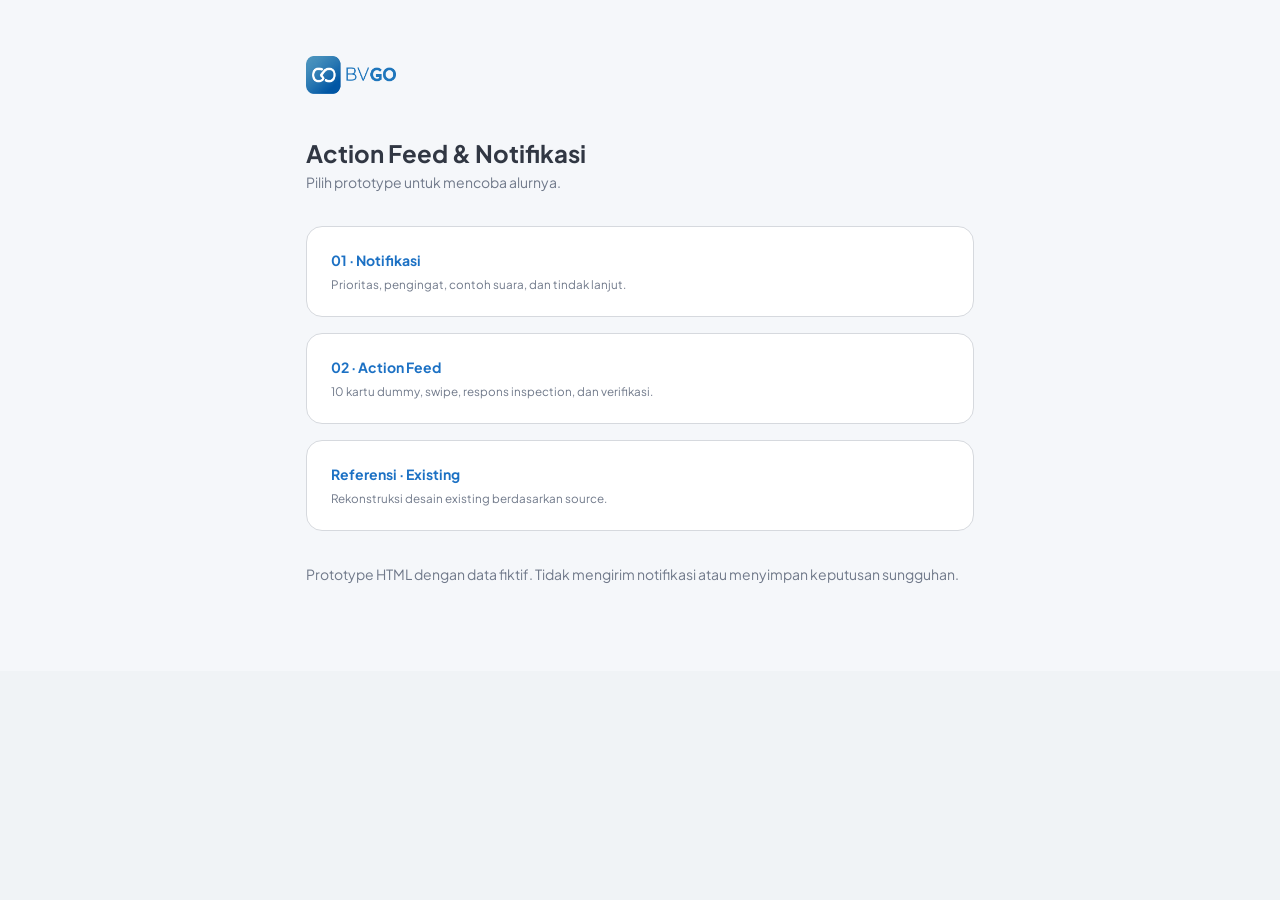
<file: index.html>
<!doctype html><html lang="id"><head><meta charset="utf-8"><meta name="viewport" content="width=device-width,initial-scale=1"><title>BVGO · Prototype</title><link rel="stylesheet" href="styles.css"><style>body{padding:48px 24px;background:#f5f7fa}main{max-width:700px;margin:auto}img{width:90px}h1{margin-top:40px}section{display:grid;gap:16px;margin:32px 0}section a{display:block;padding:24px;background:white;border:1px solid #d6d9de;border-radius:16px;color:#1c71c4;text-decoration:none}small{display:block;color:#70798a;margin-top:8px}p{color:#70798a;line-height:1.7}</style></head><body><main><img src="bvgo.png" alt="BVGO"><h1>Action Feed & Notifikasi</h1><p>Pilih prototype untuk mencoba alurnya.</p><section><a href="notifications.html"><strong>01 · Notifikasi</strong><small>Prioritas, pengingat, contoh suara, dan tindak lanjut.</small></a><a href="action-feed.html"><strong>02 · Action Feed</strong><small>10 kartu dummy, swipe, respons inspection, dan verifikasi.</small></a><a href="existing.html"><strong>Referensi · Existing</strong><small>Rekonstruksi desain existing berdasarkan source.</small></a></section><p>Prototype HTML dengan data fiktif. Tidak mengirim notifikasi atau menyimpan keputusan sungguhan.</p></main></body></html>
</file>
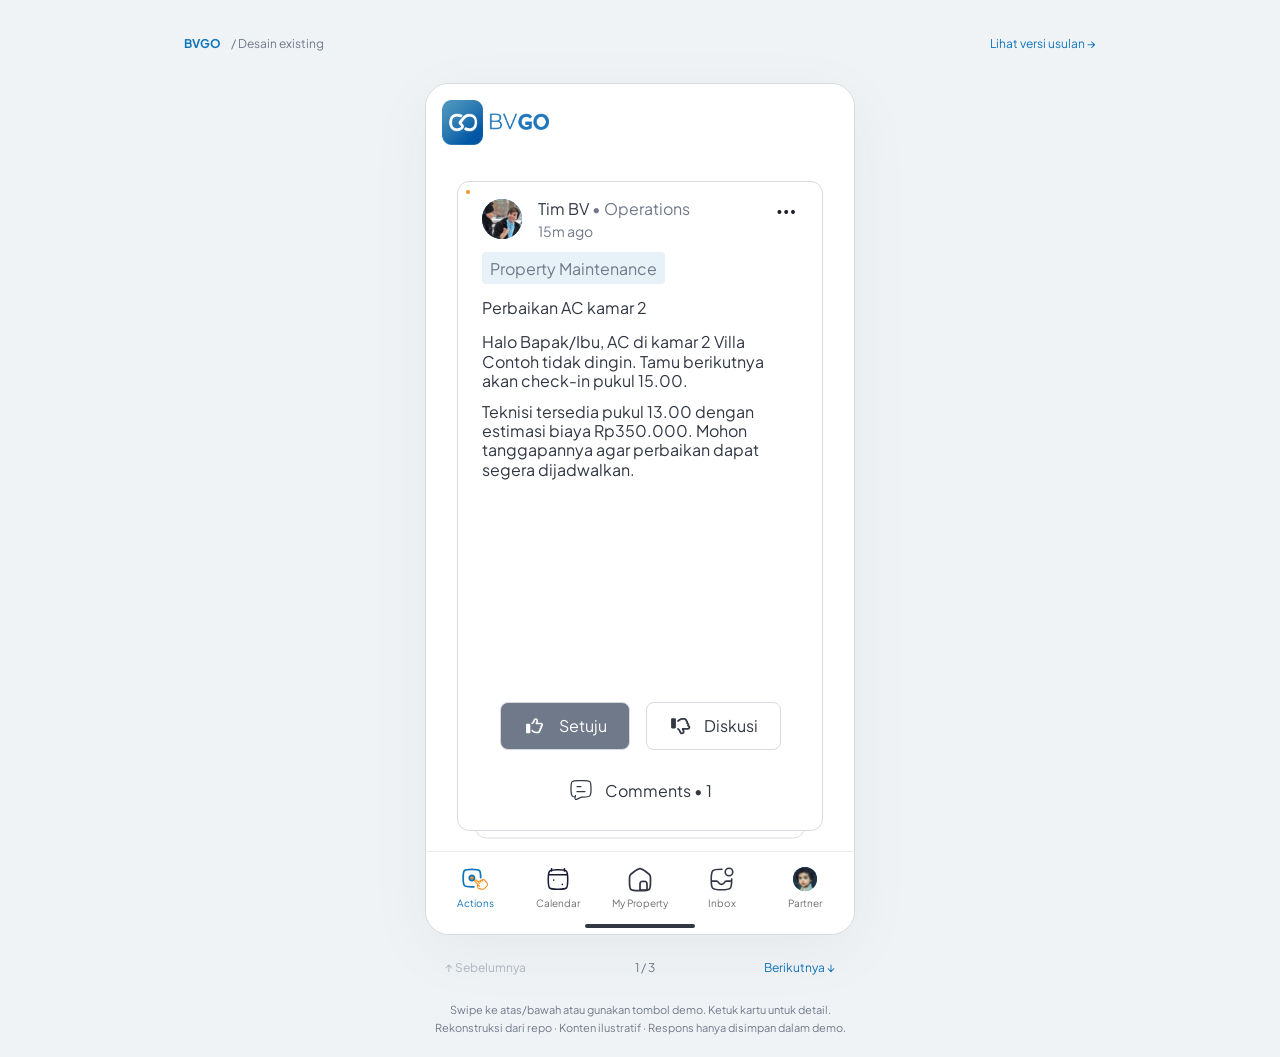
<file: existing.html>
<!doctype html>
<html lang="id">
<head>
  <meta charset="utf-8">
  <meta name="viewport" content="width=device-width, initial-scale=1, viewport-fit=cover">
  <meta name="theme-color" content="#FFFFFF">
  <title>BVGO — Desain Existing</title>
  <link rel="stylesheet" href="styles.css">
  <link rel="stylesheet" href="existing.css">
  <script defer src="lottie_svg.min.js"></script>
  <script defer src="navigation.js"></script>
  <script defer src="existing.js"></script>
</head>
<body class="existing-preview">
  <div class="preview-bar"><span><b>BVGO</b> / Desain existing</span><a href="index.html">Lihat versi usulan →</a></div>
  <div class="app" id="existing-app">
    <header id="existing-header"></header>
    <main id="existing-content" tabindex="-1"></main>
    <nav id="existing-nav" class="bottom-nav" aria-label="Navigasi utama"></nav>
    <div class="home-indicator" aria-hidden="true"><span></span></div>
    <dialog id="existing-sheet" aria-labelledby="existing-sheet-title"></dialog>
  </div>
  <div class="demo-controls" aria-label="Kontrol prototype, bukan bagian aplikasi"><button id="previous" aria-label="Kartu sebelumnya">↑ Sebelumnya</button><span id="position" aria-live="polite"></span><button id="next" aria-label="Kartu berikutnya">Berikutnya ↓</button></div>
  <p class="preview-note">Swipe ke atas/bawah atau gunakan tombol demo. Ketuk kartu untuk detail.<br>Rekonstruksi dari repo · Konten ilustratif · Respons hanya disimpan dalam demo.</p>
  <div id="existing-status" class="sr-only" role="status" aria-live="polite"></div>
</body>
</html>
</file>
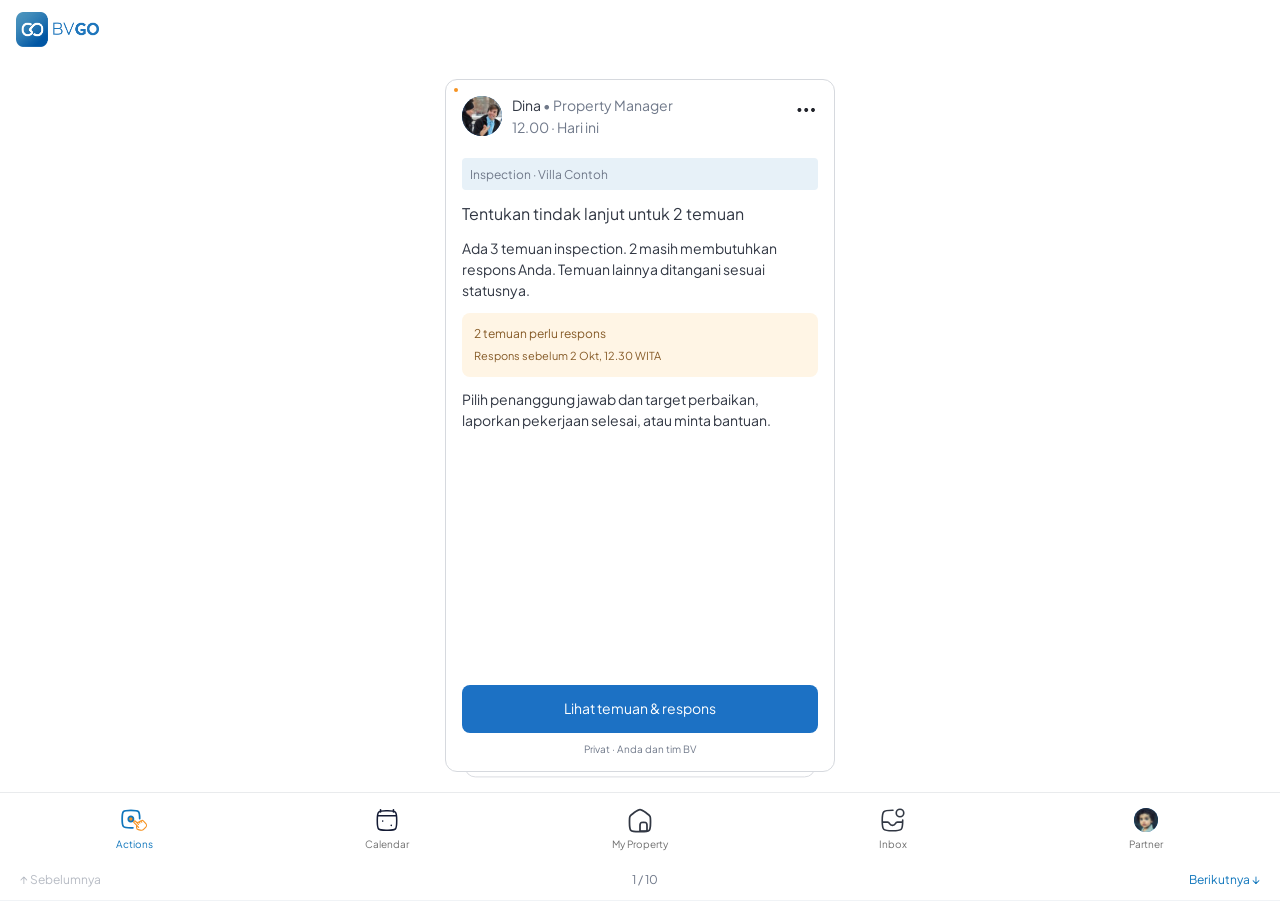
<file: inspection-app.html>
<!doctype html>
<html lang="id">
<head>
  <meta charset="utf-8">
  <meta name="viewport" content="width=device-width, initial-scale=1, viewport-fit=cover">
  <meta name="theme-color" content="#FFFFFF">
  <title>BVGO — Inspection</title>
  <link rel="stylesheet" href="styles.css">
  <link rel="stylesheet" href="existing.css"><link rel="stylesheet" href="inspection-app.css">
  <script defer src="lottie_svg.min.js"></script>
  <script defer src="navigation.js"></script>
  <script defer src="inspection-app.js"></script>
</head>
<body class="existing-preview inspection-app">
  <div class="app" id="existing-app">
    <header id="existing-header"></header>
    <main id="existing-content" tabindex="-1"></main>
    <div id="inspection-sticky" hidden></div><nav id="existing-nav" class="bottom-nav" aria-label="Navigasi utama"></nav>
    <div class="home-indicator" aria-hidden="true"><span></span></div>
    <dialog id="existing-sheet" aria-labelledby="existing-sheet-title"></dialog>
  </div>
  <div class="demo-controls" aria-label="Kontrol prototype, bukan bagian aplikasi"><button id="previous" aria-label="Kartu sebelumnya">↑ Sebelumnya</button><span id="position" aria-live="polite"></span><button id="next" aria-label="Kartu berikutnya">Berikutnya ↓</button></div>
  <div id="existing-status" class="sr-only" role="status" aria-live="polite"></div>
</body>
</html>
</file>
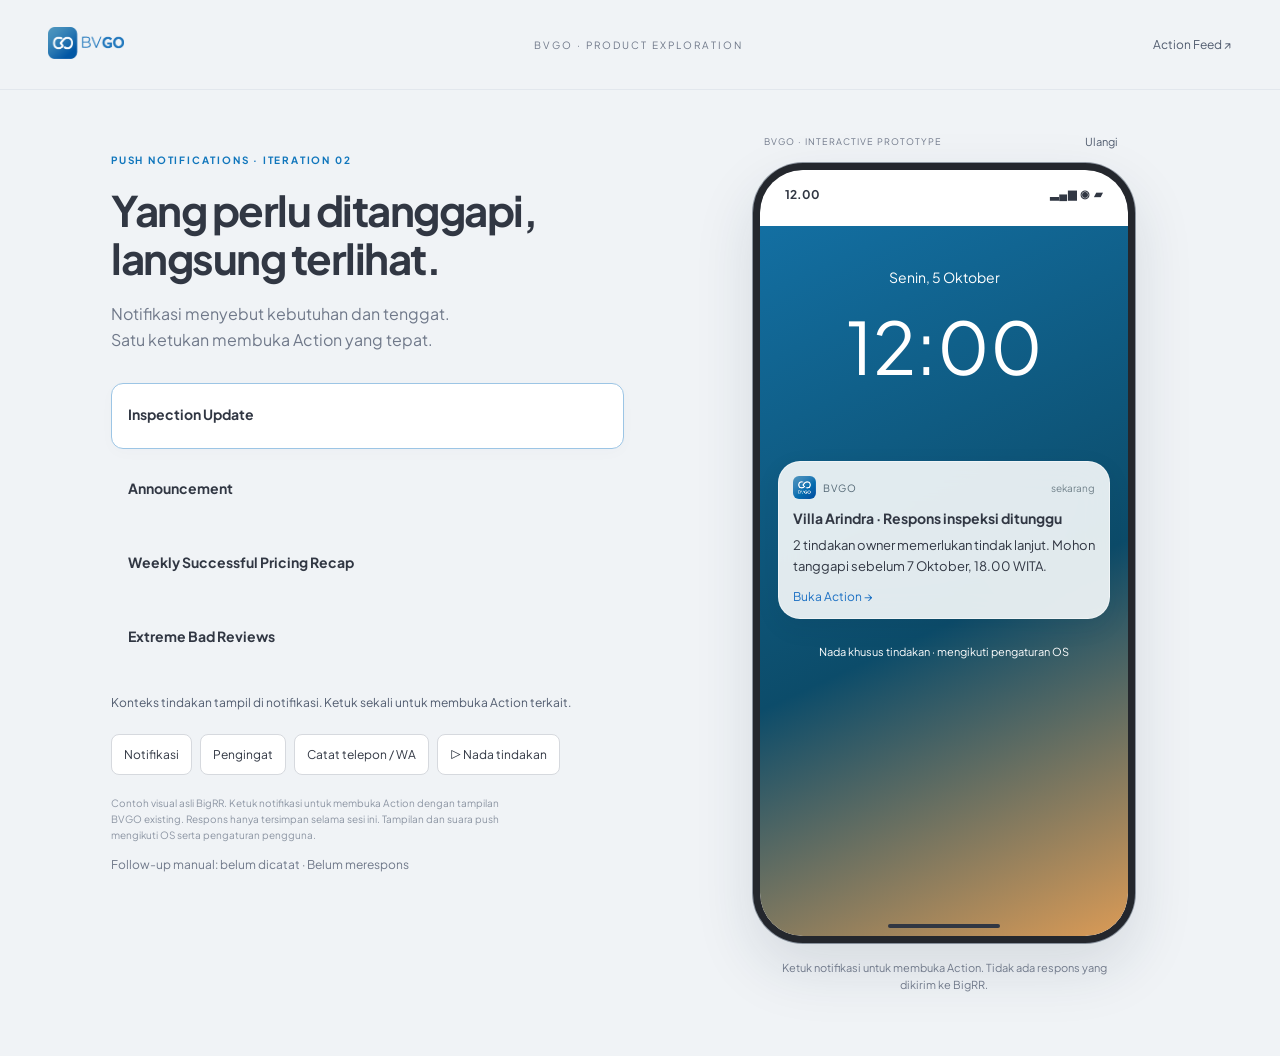
<file: notifications.html>
<!doctype html><html lang="id"><head><meta charset="utf-8"><meta name="viewport" content="width=device-width,initial-scale=1"><title>BVGO — Push Notifications</title><link rel="stylesheet" href="styles.css"><link rel="stylesheet" href="notifications.css"><link rel="stylesheet" href="feed-v2.css"><script defer src="notifications-existing.js?v=custom-sound-1"></script></head><body data-mode="notification"><header class="workspace-header"><a href="index.html"><img src="bvgo.png" alt="BVGO"></a><span>BVGO · PRODUCT EXPLORATION</span><a href="action-feed.html">Action Feed ↗</a></header><div class="workspace"><section class="explainer"><div class="eyebrow">PUSH NOTIFICATIONS · ITERATION 02</div><h1>Yang perlu ditanggapi,<br>langsung terlihat.</h1><p class="lead">Notifikasi menyebut kebutuhan dan tenggat. Satu ketukan membuka Action yang tepat.</p><div id="filters" class="scenario-picker"></div><div class="design-note"><p id="note"></p></div><div id="controls"></div><p class="prototype-disclaimer">Contoh visual asli BigRR. Ketuk notifikasi untuk membuka Action dengan tampilan BVGO existing. Respons hanya tersimpan selama sesi ini. Tampilan dan suara push mengikuti OS serta pengaturan pengguna.</p><p id="metrics" aria-live="polite"></p></section><section class="preview-area"><div class="preview-label"><span>BVGO · INTERACTIVE PROTOTYPE</span><button id="reset">Ulangi</button></div><div class="device"><div class="device-screen in-app"><div class="system-status"><span>12.00</span><span>▂▄▆ ◉ ▰</span></div><div id="demo"></div><div class="device-home"></div></div></div><p class="preview-caption">Ketuk notifikasi untuk membuka Action. Tidak ada respons yang dikirim ke BigRR.</p></section></div><div id="live" class="sr-only" role="status" aria-live="polite"></div></body></html>
</file>
<file: styles.css>
@font-face{font-family:Jakarta;src:url('PlusJakartaSans-Regular.ttf') format('truetype');font-style:normal;font-weight:400 600;font-display:swap}
@font-face{font-family:Jakarta;src:url('PlusJakartaSans-Bold.ttf') format('truetype');font-style:normal;font-weight:700 900;font-display:swap}
/* Values from ColorTheme, CustomTextTheme, PrimaryButton, ActionsDisplay and NewsletterOptionTile. */
:root{color-scheme:light;--primary:#1C71C4;--nav-primary:#1076BC;--primary-100:#E7F1F8;--primary-50:#F0F7FF;--accent:#F69322;--text:#313743;--secondary:#70798A;--neutral-100:#E9EBED;--stroke:#D6D9DE;--danger:#991212;--danger-bg:#FEF4F4;--success:#078564;--white:#FFF;font-family:Jakarta,sans-serif;font-size:14px;color:var(--text);background:#F0F3F6}
*{box-sizing:border-box}body{margin:0}button,input,textarea{font:inherit}button{cursor:pointer}button:disabled{cursor:default}button:focus-visible,a:focus-visible,input:focus-visible,textarea:focus-visible{outline:3px solid #7DA4E1;outline-offset:3px}button{color:inherit}p{line-height:1.6;margin:0 0 12px}h1,h2,h3{margin:0;line-height:1.4;font-weight:700}h1{font-size:24px}h2{font-size:20px}h3{font-size:16px}img{max-width:100%}.preview-bar{max-width:960px;margin:24px auto 20px;display:flex;justify-content:space-between;align-items:center;gap:12px;padding:0 24px;font-size:12px;color:var(--secondary)}.preview-bar b{color:var(--nav-primary);margin-right:8px}.prototype-label{border-left:1px solid #CAD0D8;margin-left:12px;padding-left:12px}.preview-bar button{border:0;background:transparent;color:var(--nav-primary);padding:12px}.app{width:min(100%,430px);height:min(852px,calc(100dvh - 120px));min-height:540px;background:var(--white);margin:auto;border:1px solid var(--stroke);border-radius:24px;box-shadow:0 16px 64px #3137430d;display:flex;flex-direction:column;overflow:hidden;position:relative}.app header{padding:18px 16px 10px;flex:none;background:white;z-index:1}.brand-row{display:flex;justify-content:space-between;align-items:center}.logo{height:45px;width:auto;object-fit:contain}.header-context{font-size:12px;color:var(--secondary)}.subheader{display:flex;align-items:center;gap:12px;min-height:40px}.subheader h1{font-size:16px;font-weight:600;flex:1}.icon-button{display:grid;place-items:center;min-width:44px;height:44px;background:transparent;border:0;border-radius:8px}.icon-button img{height:20px;width:20px}.icon-button.back img{width:24px;height:24px}main{padding:8px 16px 24px;overflow:auto;flex:1;scrollbar-width:thin;scrollbar-color:var(--stroke) transparent}main:focus{outline:none}.intro{margin:8px 0 20px}.intro p{margin:6px 0 0;color:var(--secondary);font-size:14px}.tabs{display:flex;border-bottom:1px solid var(--neutral-100);margin:0 -16px 20px;padding:0 16px;gap:16px}.tabs button{position:relative;min-height:48px;border:0;background:transparent;padding:8px 0 14px;color:var(--secondary);white-space:nowrap;font-size:12px;flex:1}.tabs button[aria-selected=true]{color:var(--nav-primary);font-weight:700}.tabs button[aria-selected=true]:after{content:'';height:3px;background:var(--nav-primary);position:absolute;bottom:0;left:0;right:0;border-radius:3px 3px 0 0}.count{display:inline-grid;place-items:center;margin-left:4px;padding:1px 5px;min-width:18px;border-radius:4px;background:var(--primary-100);color:var(--nav-primary);font-size:10px}.section-row{display:flex;align-items:center;justify-content:space-between;margin-bottom:12px;gap:8px}.section-row h2{font-size:14px}.section-row span{font-size:12px;color:var(--secondary)}.card{border:1px solid var(--stroke);border-radius:12px;padding:16px;background:white;margin-bottom:16px}.author{display:flex;align-items:center;gap:10px;margin-bottom:16px}.avatar{display:grid;place-items:center;flex:none;width:36px;height:36px;border-radius:50%;background:var(--primary-100);font-size:12px;font-weight:700;color:var(--nav-primary)}.author-name{font-size:14px;font-weight:600}.author-meta{font-size:12px;color:var(--secondary);margin-top:3px}.author .more{margin-left:auto}.more img{width:20px;height:20px}.property-tag{display:inline-flex;align-items:center;gap:6px;border-radius:4px;background:var(--primary-100);padding:5px 8px;min-height:30px;font-size:12px;color:var(--secondary);margin-bottom:12px}.property-tag img{width:16px;height:16px}.card h3{margin-bottom:8px}.body-copy{font-size:14px;color:var(--secondary);margin-bottom:12px}.urgency{display:flex;align-items:start;gap:8px;color:var(--danger);background:var(--danger-bg);padding:10px 12px;border-radius:8px;margin:12px 0}.urgency img{height:16px;width:16px;margin-top:2px}.urgency strong{display:block;font-size:12px;line-height:1.5}.urgency span{font-size:12px;line-height:1.5}.deadline{font-size:12px;color:var(--secondary);margin:12px 0}.deadline b{color:var(--text);font-weight:600}.button{display:flex;align-items:center;justify-content:center;gap:8px;width:100%;min-height:48px;padding:12px 16px;border-radius:8px;border:1px solid transparent;background:var(--primary);color:white;font-size:16px;font-weight:400;line-height:1.4;text-decoration:none}.button:active{filter:brightness(.96)}.button.outline{background:white;color:var(--primary);border-color:var(--primary)}.button:disabled{background:#F4F4F4;color:#757575}.text-button{border:0;background:transparent;color:var(--nav-primary);padding:10px 0;min-height:44px;font-size:14px}.card-footer{display:flex;align-items:center;justify-content:space-between;gap:8px;border-top:1px solid var(--neutral-100);padding-top:12px;margin-top:14px;font-size:12px;color:var(--secondary)}.comment-link{display:flex;align-items:center;gap:6px;border:0;background:transparent;padding:4px 0;min-height:32px;color:var(--secondary);font-size:12px}.comment-link img{height:18px;width:18px}.bottom-nav{display:flex;align-items:center;background:white;border-top:1px solid #E9EBED;min-height:66px;padding:5px 8px 1px;flex:none}.nav-item{background:transparent;border:0;display:flex;flex:1;min-width:0;flex-direction:column;gap:4px;align-items:center;justify-content:center;font-size:10px;min-height:56px;color:#707070;padding:4px 0}.nav-item[aria-current=page]{color:var(--nav-primary)}.nav-item:disabled{opacity:1}.nav-icon{height:28px;width:28px;position:relative;display:grid;place-items:center}.nav-icon>img{height:24px;width:24px}.nav-badge{position:absolute;top:-3px;right:-8px;background:var(--accent);border:2px solid white;color:var(--text);font-size:9px;min-width:17px;height:17px;display:grid;place-items:center;border-radius:10px}.home-indicator{height:17px;display:grid;place-items:center;flex:none;background:white}.home-indicator span{width:110px;height:4px;border-radius:4px;background:#313743}.preview-note{text-align:center;font-size:11px;color:var(--secondary);margin:14px 12px 20px}.detail-title{margin-bottom:12px;font-size:20px}.section{margin:24px 0}.section h3{margin-bottom:10px}.recommendation{background:var(--primary-50);border-radius:8px;padding:14px;font-size:14px;line-height:1.6}.recommendation strong{display:block;margin-bottom:4px;color:var(--nav-primary);font-size:12px}.attachment{display:flex;align-items:center;width:100%;gap:12px;text-align:left;border:1px solid var(--stroke);border-radius:8px;padding:12px;background:white;min-height:64px}.attachment img{width:28px;height:28px}.attachment strong{display:block;font-size:12px}.attachment small{display:block;color:var(--secondary);margin-top:4px;font-size:12px}.attachment .chevron{margin-left:auto;color:var(--secondary)}.options{display:grid;gap:10px}.option{display:flex;align-items:center;gap:12px;cursor:pointer;border:1px solid var(--stroke);border-radius:10px;background:var(--neutral-100);min-height:48px;padding:12px 16px;font-size:16px;transition:background .18s,color .18s}.option:has(input:checked){background:var(--text);border-color:var(--text);color:white}.option input{width:18px;height:18px;margin:0;accent-color:var(--nav-primary);flex:none}.option span{flex:1}.hint{font-size:12px;color:var(--secondary);margin:10px 0 0}.action-bar{background:white;border-top:1px solid var(--neutral-100);padding:12px 16px;flex:none}.action-bar p{text-align:center;font-size:11px;color:var(--secondary);margin:8px 0 0}.status{font-size:12px;padding:10px 12px;border-radius:6px;background:var(--primary-100);color:var(--nav-primary);margin:12px 0}.status.success{color:#006751;background:#CCFCE3}.timeline{padding:0;list-style:none;margin:20px 0}.timeline li{position:relative;padding:0 0 24px 28px;font-size:14px;line-height:1.5}.timeline li:before{content:'';position:absolute;width:10px;height:10px;border-radius:50%;background:var(--stroke);left:0;top:5px;border:2px solid white;box-shadow:0 0 0 1px var(--stroke)}.timeline li:not(:last-child):after{content:'';position:absolute;left:5px;top:20px;bottom:4px;width:1px;background:var(--stroke)}.timeline li.complete:before{background:var(--success);box-shadow:0 0 0 1px var(--success)}.timeline li.current:before{background:var(--primary);box-shadow:0 0 0 1px var(--primary)}.timeline small{display:block;font-size:12px;color:var(--secondary);margin-top:4px}.success-header{text-align:center;padding:24px 12px 16px}.success-header img{width:48px;height:48px;margin-bottom:12px}.success-header h2{margin-bottom:8px}.empty{text-align:center;padding:44px 16px;color:var(--secondary)}.empty img{width:48px;height:48px;margin-bottom:16px}.empty h3{color:var(--text);margin-bottom:8px}.notification{width:100%;display:flex;gap:12px;text-align:left;background:var(--primary-50);border:0;border-bottom:1px solid var(--neutral-100);padding:16px;border-radius:8px;margin-bottom:10px}.notification .notification-body{flex:1}.notification strong{display:block;font-size:14px;margin-bottom:6px}.notification small{display:block;font-size:12px;color:var(--secondary);line-height:1.6}.notification .dot{width:7px;height:7px;background:var(--accent);border-radius:50%;margin-top:6px;flex:none}dialog{border:0;border-radius:16px 16px 0 0;padding:0;position:fixed;inset:auto 0 0;margin:0 auto;width:min(430px,100%);max-height:90dvh;max-width:100%;background:white;color:var(--text);box-shadow:0 -8px 40px #31374322}dialog::backdrop{background:#393F508F}.sheet-body{padding:12px 20px 24px}.sheet-handle{width:31px;height:3px;border-radius:3px;background:var(--secondary);margin:0 auto 20px}.sheet-heading{display:flex;align-items:center;justify-content:space-between;margin-bottom:16px}.sheet-heading h2{font-size:20px}.sheet-body .button+.button{margin-top:10px}.sheet-summary{padding:14px;background:var(--primary-50);border-radius:8px;margin:16px 0}.sheet-summary strong{display:block;margin-bottom:4px}.sheet-body textarea{resize:vertical;width:100%;min-height:108px;border:1px solid var(--stroke);border-radius:8px;padding:12px;color:var(--text);background:white;margin:8px 0 12px}.sheet-body label{font-size:14px}.comment{border-bottom:1px solid var(--neutral-100);padding:12px 0}.comment:last-child{border:0}.comment p{margin:6px 0;overflow-wrap:anywhere}.comment small{color:var(--secondary);font-size:12px}.report-line{display:flex;justify-content:space-between;gap:12px;border-bottom:1px solid var(--neutral-100);padding:12px 0;font-size:14px}.report-line span{color:var(--secondary)}.sr-only{position:absolute;width:1px;height:1px;overflow:hidden;clip:rect(0,0,0,0);white-space:nowrap}.full-width{width:100%}
@media(min-width:600px){dialog{bottom:max(0px,calc((100dvh - 972px)/2 + 60px));border-radius:16px;max-height:80dvh}}@media(max-width:520px){:root{background:white}.preview-bar{margin:0;padding:5px 16px;border-bottom:1px solid var(--neutral-100);height:44px;font-size:11px}.prototype-label{display:none}.app{border:0;box-shadow:none;border-radius:0;width:100%;height:calc(100dvh - 44px);min-height:0}.preview-note{display:none}.home-indicator{height:max(17px,env(safe-area-inset-bottom))}.app header{padding-top:12px}.tabs{gap:10px}.sheet-body{padding-bottom:max(24px,env(safe-area-inset-bottom))}}@media(prefers-reduced-motion:reduce){*{transition:none!important;scroll-behavior:auto!important}}

[hidden]{display:none!important}
</file>
<file: existing.css>
.existing-preview .preview-bar a{color:var(--nav-primary);text-decoration:none;padding:12px 0}
.existing-preview .app{height:852px;min-height:0}
.existing-preview .app header{padding:16px}
.existing-preview .app main{padding:0;min-height:0}
.existing-preview main.feed-mode{display:grid;place-items:center;overflow:hidden;padding:20px 16px}
.existing-preview main.detail-mode{padding:16px;overflow:auto}
.deck{position:relative;width:var(--deck-width,360px);height:var(--deck-height,640px);isolation:isolate;max-width:100%;outline:none;touch-action:none}
.deck:focus-visible{outline:3px solid #7DA4E1;outline-offset:4px;border-radius:12px}
.existing-card{position:absolute;inset:0;transform-origin:center;border:1px solid var(--stroke);border-radius:12px;background:white;width:100%;height:100%;padding:16px;display:flex;flex-direction:column;justify-content:space-between;gap:12px;touch-action:none;user-select:none;cursor:pointer;overflow:hidden}
.existing-card[data-layer=back]{z-index:1;transform:translateY(40px) scale(.9);pointer-events:none}
.existing-card[data-layer=front]{z-index:2}
.existing-card[data-layer=previous]{z-index:3;visibility:hidden;pointer-events:none}
.deck[data-motion=up],.deck[data-motion=down]{cursor:grabbing}
.deck:not([data-motion=idle]) .existing-card{will-change:transform;cursor:grabbing}
.existing-card .unanswered-dot{position:absolute;top:8px;left:8px;width:4px;height:4px;border-radius:50%;background:var(--accent)}
.existing-author{display:flex;gap:8px;align-items:start;margin:0 8px 12px;min-width:0}
.existing-author .author-copy{flex:1;min-width:0;padding-top:5px}
.existing-author .author-copy strong{font-size:16px;font-weight:500;line-height:1.4}
.existing-author .author-copy .role{color:var(--secondary);font-weight:400}
.existing-author .author-copy small{display:block;color:var(--secondary);font-size:14px;margin-top:2px}
.existing-author .icon-button{width:24px;min-width:24px;height:28px;padding:0;flex:none}
.existing-tag{display:inline-flex;min-height:32px;align-items:center;padding:4px 8px;background:var(--primary-100);border-radius:4px;color:var(--secondary);font-size:16px;margin:0 8px}
.existing-title{font-size:16px;font-weight:600;padding:0 8px;margin:0;line-height:1.5}
.existing-copy{padding:0 8px;font-size:16px;line-height:1.2;flex:1;overflow:hidden;min-height:0}
.existing-copy p{margin:0 0 12px;line-height:1.2}.existing-copy p:last-child{margin-bottom:0}
.existing-response{flex:none}.existing-response .toggle-row{display:flex;align-items:center;justify-content:center;gap:16px;flex-wrap:wrap}
.existing-toggle{display:inline-flex;align-items:center;justify-content:center;gap:12px;width:calc(100px + var(--label-length,6)*5px);max-width:100%;min-height:48px;padding:10px 12px;background:white;border:1px solid var(--stroke);border-radius:8px;font-size:16px;line-height:1.4;font-weight:400;color:var(--text)}
.existing-toggle.positive{background:var(--secondary);color:white}.existing-toggle[aria-pressed=true]{background:white;border-color:var(--primary);color:var(--primary)}
.existing-glyph{display:inline-block;width:24px;height:24px;flex:none;background:currentColor;mask:var(--glyph) center/contain no-repeat;-webkit-mask:var(--glyph) center/contain no-repeat}
.existing-comments{display:flex;align-items:center;justify-content:center;margin:16px auto 0;gap:12px;min-height:48px;border:0;background:white;color:var(--text);font-size:16px;padding:10px}
.existing-icons{display:flex;align-items:center;gap:32px;justify-content:start;flex-wrap:wrap}
.existing-icons button{display:flex;align-items:center;gap:4px;border:0;background:white;color:var(--text);padding:0;min-height:40px;font-size:14px}.existing-icons button[aria-pressed=true]{color:var(--primary)}.existing-icons button span:last-child{color:var(--secondary)}
.existing-widget{border:1px solid var(--stroke);border-radius:12px;padding:16px;flex:none}.existing-widget h3{font-size:16px;font-weight:600;margin-bottom:12px}.existing-widget .option{font-size:14px;min-height:48px;margin-top:10px;width:100%;text-align:left}.existing-widget .option[aria-pressed=true]{background:var(--text);border-color:var(--text);color:white}
.existing-preview .detail-mode .existing-author{margin-bottom:16px}.existing-preview .detail-mode .existing-title{margin:16px 0}.existing-preview .detail-mode .existing-copy{overflow:visible;margin:16px 0 24px}.existing-preview .detail-mode .existing-widget{margin:20px 0}.existing-preview .detail-mode .existing-response{padding:0 8px 32px}
.demo-controls{max-width:430px;display:flex;align-items:center;justify-content:space-between;gap:8px;margin:12px auto 0;padding:0 12px}.demo-controls button{min-height:40px;padding:8px;border:0;background:transparent;color:var(--nav-primary);font-size:12px}.demo-controls button:disabled{color:var(--secondary);opacity:.5}.demo-controls span{font-size:12px;color:var(--secondary)}
.profile-photo{width:40px;height:40px;flex:none;border-radius:50%;position:relative;display:grid;place-items:center;overflow:hidden;background:var(--primary);color:white;font-size:14px;font-weight:600}
.profile-photo>img{position:absolute;inset:0;width:100%;height:100%;object-fit:cover}.profile-photo>img[hidden]{display:none}
.existing-author{gap:16px;align-items:center}.existing-author .author-copy{padding-top:0}.existing-author .icon-button{align-self:flex-start}
.profile-photo.nav-profile{width:24px;height:24px;font-size:9px}
.existing-preview dialog{border-radius:12px 12px 0 0}
.existing-preview dialog.comment-sheet{bottom:var(--sheet-bottom,0px);width:var(--sheet-width,430px);height:var(--sheet-height,80dvh);max-height:90dvh;background:#FAFAFA;overflow:hidden}
.existing-preview dialog.comment-sheet .sheet-body{height:100%;display:flex;flex-direction:column;padding:16px 0 0}
.comment-sheet-header{flex:none;touch-action:none;cursor:grab;padding:0 16px}
.comment-sheet-header .sheet-handle{height:2px;width:31px;margin:0 auto 16px;background:var(--secondary)}
.comment-sheet-header h2{font-size:20px;font-weight:700;line-height:28px;padding:0 0 8px;border-bottom:1px solid #E0E0E0;margin-bottom:8px}
.comment-sheet-header .sr-only:focus{position:static;width:auto;height:auto;clip:auto;display:block}
.comments-list{flex:1;overflow-y:auto;min-height:0;padding:0 16px 16px 0;overscroll-behavior:contain;outline:none}
.bv-comment{display:flex;align-items:start;gap:16px;padding:16px 0 0 16px}.bv-comment.is-reply{padding-left:72px}
.comment-content{flex:1;min-width:0}.comment-meta{display:flex;align-items:center;justify-content:space-between;gap:8px;min-height:22px}
.comment-name{display:flex;align-items:center;gap:6px;min-width:0}.comment-name strong{font-size:16px;font-weight:600;overflow-wrap:anywhere}.author-badge{width:20px;height:20px;object-fit:contain}
.comment-meta time{font-size:14px;white-space:nowrap;color:var(--secondary)}
.bv-comment p{font-size:16px;color:var(--secondary);line-height:1.4;margin:4px 0 8px;white-space:pre-wrap;overflow-wrap:anywhere}
.comment-actions{display:flex;align-items:center;gap:16px;min-height:48px}
.comment-actions button{border:0;background:transparent;padding:0;display:flex;gap:4px;align-items:center;font-size:14px}
.comment-actions button[aria-pressed=true]{color:var(--primary)}.comment-actions button span:last-child,.reply-count{font-size:14px;color:var(--secondary)}
.comment-actions .existing-glyph{width:16px;height:16px}.reply-count{display:flex;align-items:center;gap:4px}.reply-count .existing-glyph{width:12px;height:12px;background:var(--text)}
.comment-actions .reply-button{margin-left:-12px;min-height:48px;padding:8px;font-size:16px;font-weight:600}
.show-replies{margin-left:64px;min-height:48px;border:0;background:transparent;padding:8px;color:var(--primary);font-size:16px;font-weight:600}
.empty-comments{height:100%;display:grid;place-items:center;font-size:16px;padding-left:16px}
.existing-preview dialog.comment-sheet form{flex:none;display:flex;align-items:center;padding:16px 0 0;margin:0 0 32px;background:white;border-top:1px solid var(--stroke)}
.add-attachment{width:68px;min-width:68px;height:48px;border:0;background:white;display:grid;place-items:center}
.comment-editor{flex:1;min-width:0;padding:4px 16px;border:1px solid #F4F4F4;border-radius:8px}
.existing-preview .comment-editor textarea{display:block;min-height:40px;height:40px;max-height:120px;resize:none;width:100%;margin:0;padding:8px 0;border:0;border-radius:0;background:transparent;font-size:16px;line-height:24px;outline-offset:1px}
.existing-preview .send-comment{width:48px;height:48px;min-width:48px;padding:4px;background:white;border:0;display:grid;place-items:center}.send-comment img{height:40px;width:40px}
.reply-mention{color:var(--primary);font-size:16px;font-weight:700}#comment-reply-to{display:block;padding-top:6px}#comment-reply-to[hidden]{display:none}
#comment-attachments{display:flex;gap:8px;overflow:auto}.attachment-thumb{position:relative;flex:none;padding:8px 0}.attachment-thumb img{width:48px;height:45px;object-fit:cover;border-radius:8px}.attachment-thumb button{position:absolute;right:-3px;top:0;border:0;border-radius:50%;background:var(--secondary);color:white;width:20px;height:20px;line-height:18px;padding:0}
.comment-attachment{position:relative;border:0;padding:0;display:block;background:transparent;width:100px;height:100px}.comment-attachment img{width:100%;height:100%;object-fit:cover}.comment-attachment>span{position:absolute;inset:0;display:grid;place-items:center;background:#0004;color:white;font-size:32px}
.attachment-viewer{position:absolute;inset:0;background:#FAFAFA;display:flex;flex-direction:column;padding:16px;z-index:2}.attachment-viewer>button{align-self:end;width:44px;height:44px;background:none;border:0;padding:12px}.attachment-viewer>div{overflow:auto;flex:1;display:grid;align-content:center;gap:16px}.attachment-viewer>div img{width:100%;object-fit:contain}
.existing-preview .optout-button{background:#515C6F;margin:24px 0 60px}
@media(min-width:600px){.existing-preview dialog{bottom:24px}.existing-preview .app{margin-top:0}}
@media(max-width:520px){.existing-preview .app{height:calc(100dvh - 100px)}.existing-preview .demo-controls{height:56px;margin:0;background:#F7F8F9;border-top:1px solid var(--neutral-100);max-width:none}.existing-preview .preview-bar{height:44px}.existing-preview .preview-bar a{font-size:11px}.existing-preview .preview-note{display:none}.existing-preview main.feed-mode{padding:20px 16px}.existing-preview .home-indicator{display:none}}
@media(prefers-reduced-motion:reduce){.existing-card{animation:none!important}}
</file>
<file: inspection-app.css>
body.inspection-app{background:white}.inspection-app .app{height:calc(100dvh - 42px)!important;width:100%;border:0;border-radius:0;margin:0;box-shadow:none}.inspection-app .demo-controls{height:42px!important;margin:0;max-width:none}.inspection-app .home-indicator{display:none}.inspection-app .app header{padding:12px 16px}.inspection-app .logo{height:35px}.inspection-app .existing-copy{font-size:14px;line-height:1.5}.inspection-app .existing-copy p{line-height:1.5}.inspection-app .existing-author{margin:0 0 10px;gap:10px}.inspection-app .existing-author .author-copy strong{font-size:14px}.inspection-app .existing-tag{font-size:12px;margin:0}.inspection-app .existing-title{padding:0;font-size:16px}.inspection-app .existing-copy{padding:0}.inspection-card-footer{flex:none}.inspection-card-footer small{display:block;text-align:center;font-size:10px;color:#70798A;margin-top:10px}.inspection-card-footer .button{font-size:14px}.inspection-due{background:#FFF5E5;color:#865B28;padding:12px;border-radius:8px;font-size:12px;font-weight:600;margin:12px 0}.inspection-due small{display:block;font-weight:400;font-size:11px;margin-top:5px;line-height:1.5}.case-intro{padding-bottom:8px}.case-privacy{font-size:10px;color:#70798A}.case-intro h1{font-size:22px;margin-top:12px}.case-intro>p{font-size:13px;color:#70798A;margin:4px 0}.case-contact{display:flex;gap:12px;align-items:center;margin:16px 0}.case-contact img{width:36px;height:36px;border-radius:50%;object-fit:cover}.case-contact strong{font-size:12px}.case-contact small{display:block;font-size:11px;color:#70798A;margin-top:3px}.finding{border:1px solid #D6D9DE;border-radius:12px;padding:16px;margin:0 0 16px;scroll-margin:10px}.finding-top{display:flex;gap:8px;justify-content:space-between;align-items:center;font-size:10px;color:#70798A;margin-bottom:12px}.evidence-tag{background:#E7F1F8;color:#1076BC;border-radius:4px;padding:4px;white-space:nowrap}.evidence-tag.unverified{background:#F1F2F4;color:#70798A}.finding h3{font-size:16px;margin-bottom:8px}.finding p{font-size:13px;line-height:1.6;margin:0 0 12px}.finding details{font-size:12px;color:#70798A;margin:10px 0 14px}.finding summary{cursor:pointer;color:#1076BC;padding:5px 0}.finding details p{margin-top:8px}.finding details small{font-size:10px}.finding-state{display:inline-block;padding:5px 8px;border-radius:4px;background:#E7F1F8;color:#1076BC;font-size:11px;margin:0 0 12px}.finding-state.closed{background:#E8F5EF;color:#32705A}.finding .request-text{font-size:13px;margin-top:4px}.finding .button{font-size:13px;padding:10px;min-height:44px}.finding-secondary{display:flex;gap:10px;justify-content:space-between;margin-top:8px}.finding-secondary button{font-size:11px;border:0;background:white;color:#515C6F;padding:10px 0;text-align:left;min-height:40px}.next-update{color:#70798A;font-size:12px!important;margin-bottom:0!important}.response-record,.bv-update{background:#F5F7FA;border-radius:8px;padding:12px;margin-bottom:12px}.response-record strong,.bv-update strong{font-size:11px}.response-record p,.bv-update p{font-size:12px;margin:5px 0 0;overflow-wrap:anywhere;white-space:pre-wrap}.bv-update{background:#EFF6FA}.case-disclaimer{font-size:11px;color:#70798A}.inspection-app #inspection-sticky{display:flex;gap:10px;align-items:center;justify-content:space-between;flex:none;padding:12px 16px;border-top:1px solid #D6D9DE;background:white;font-size:11px}.inspection-app #inspection-sticky[hidden]{display:none}.inspection-app #inspection-sticky button{border:0;background:#1C71C4;color:white;border-radius:8px;padding:10px;font-size:12px}.inspection-app dialog{bottom:0!important;max-height:92dvh;width:100%;border-radius:12px 12px 0 0}.inspection-sheet label{display:block;font-size:12px;margin:14px 0 6px}.inspection-sheet select,.inspection-sheet input{width:100%;min-height:44px;border:1px solid #D6D9DE;border-radius:8px;background:white;padding:10px;font:inherit;font-size:13px;color:#313743}.inspection-sheet textarea{font-size:13px}.form-note,.form-finding{font-size:12px;color:#70798A}.inspection-app .inspection-detail{padding-bottom:20px}
</file>
<file: notifications.css>
.notification-prototype{background:#F5F7FA;color:#313743;min-height:100vh}.workspace-header{height:90px;max-width:1280px;margin:auto;display:flex;align-items:center;justify-content:space-between;padding:0 48px;border-bottom:1px solid #E2E7ED}.workspace-header img{height:32px}.workspace-header>span{font-size:10px;letter-spacing:2px;color:#70798A}.workspace-header b{margin-left:12px;color:#1076BC}.workspace-header a:last-child{font-size:12px;color:#515C6F;text-decoration:none}.workspace{max-width:1130px;margin:0 auto;display:grid;grid-template-columns:1fr 450px;gap:95px;padding:44px 36px 50px}.explainer{padding-top:20px}.eyebrow{color:#1076BC;font-size:10px;font-weight:700;letter-spacing:1.8px;margin-bottom:20px}.explainer h1{font-size:42px;line-height:1.15;letter-spacing:-1.5px;margin-bottom:18px}.lead{font-size:16px;line-height:1.65;color:#70798A;max-width:360px}.scenario-picker{display:grid;gap:8px;margin:30px 0 22px}.scenario-picker button{display:flex;align-items:center;text-align:left;gap:16px;padding:16px;border:1px solid transparent;border-radius:12px;background:transparent;min-height:78px}.scenario-picker button[aria-pressed=true]{background:white;border-color:#9CC5E5;box-shadow:0 4px 16px #233b5605}.step{font-size:12px;color:#9BA4B1;align-self:flex-start;margin-top:4px}.scenario-picker strong{display:block;font-size:14px;margin-bottom:5px}.scenario-picker small{font-size:12px;color:#70798A}.scenario-dot{margin-left:auto;width:6px;height:6px;border-radius:50%;background:transparent}.scenario-picker [aria-pressed=true] .scenario-dot{background:#1076BC}.sound-panel{border-top:1px solid #DDE3EB;border-bottom:1px solid #DDE3EB;padding:20px 0;display:flex;align-items:center;gap:14px}.sound-panel strong{font-size:12px}.sound-panel p{font-size:11px;color:#70798A;line-height:1.5;margin:5px 0 0}.sound-panel button{flex:none;border:1px solid #D6D9DE;border-radius:8px;padding:10px 12px;background:white;font-size:11px;color:#1076BC}.sound-panel button:disabled{color:#70798A;background:transparent}.design-note{display:flex;gap:12px;margin:20px 0}.note-line{width:3px;background:#9CC5E5;flex:none;border-radius:2px}.design-note p{font-size:12px;color:#515C6F;margin:0;line-height:1.7}.prototype-disclaimer{font-size:10px;color:#8C95A3;max-width:400px;line-height:1.6}.preview-area{display:flex;align-items:center;flex-direction:column}.preview-label{width:360px;display:flex;align-items:center;gap:7px;font-size:9px;color:#70798A;letter-spacing:1px;margin-bottom:14px}.live-dot{height:5px;width:5px;background:#52A59B;border-radius:50%}.preview-label button{margin-left:auto;border:0;background:none;font-size:11px;color:#515C6F;letter-spacing:0}.device{width:382px;height:780px;border:7px solid #24272D;border-radius:50px;box-shadow:0 25px 60px #1b334720,0 0 0 1px #939BA5;overflow:hidden;background:#24272D}.device-screen{height:100%;position:relative;border-radius:41px;overflow:hidden;background:radial-gradient(ellipse at 110% 15%,#c4e3e2 0,transparent 48%),radial-gradient(ellipse at -15% 65%,#4d8eaa 0,transparent 58%),linear-gradient(145deg,#0e405d 2%,#267b94 52%,#062b45 100%);color:white}.device-screen:before{content:'';position:absolute;width:540px;height:540px;border:1px solid #ffffff1a;border-radius:50%;top:340px;left:-85px;box-shadow:0 0 0 45px #ffffff04,0 0 0 90px #ffffff04;pointer-events:none}.island{position:absolute;top:12px;left:50%;transform:translateX(-50%);width:110px;height:29px;border-radius:20px;background:#111318;z-index:8}.system-status{height:56px;padding:17px 25px 0;display:flex;justify-content:space-between;position:relative;z-index:7;font-size:12px;font-weight:700}.system-status>span:last-child{font-size:11px;letter-spacing:1px}.device-home{position:absolute;bottom:8px;left:50%;transform:translateX(-50%);width:112px;height:4px;border-radius:4px;background:currentColor;z-index:6}.clock-block{text-align:center;padding:26px 0 32px}.lock-symbol{font-size:17px;opacity:.8;margin-bottom:13px}.lock-date{font-size:17px;color:#E0F1F3}.lock-clock{font-size:80px;line-height:1.15;font-weight:700;letter-spacing:-5px;color:#E7F6F6}.lock-subtitle{font-size:11px;color:#D1E8EC;margin-top:10px;letter-spacing:.2px}.notification-stack{padding:0 12px;position:relative;z-index:1}.notification-card{background:#F3F8F9eb;color:#233440;border:1px solid #ffffff7a;border-radius:22px;padding:14px;box-shadow:0 8px 24px #09273a15;margin-bottom:10px;backdrop-filter:blur(18px);animation:arrive .35s ease-out}.notification-card button.notification-body{display:block;width:100%;text-align:left;background:none;border:0;padding:0}.notification-header{display:flex;align-items:center;gap:7px;font-size:10px;letter-spacing:.5px;margin-bottom:10px;color:#526673}.notification-header img{width:23px;height:23px;border-radius:6px;object-fit:cover;object-position:left;width:23px}.notification-header strong{font-size:10px;font-weight:600}.notification-header time{margin-left:auto;color:#73838C;letter-spacing:0}.notif-title{font-size:14px;line-height:1.4;font-weight:700;margin-bottom:4px}.notif-copy{font-size:13px;line-height:1.45;margin:0}.notif-property{font-size:11px;color:#526673;margin-top:9px}.notification-actions{border-top:1px solid #34485620;margin:12px -14px -14px;display:grid;grid-template-columns:1fr 1fr}.notification-actions button{border:0;background:#ffffff25;color:#1b577b;font-size:12px;font-weight:600;padding:15px 7px}.notification-actions button+button{border-left:1px solid #34485620}.notification-actions button:only-child{grid-column:1/-1}.secondary-notification{opacity:.83}.quiet-summary{color:#DAEBED;text-align:center;font-size:10px;margin-top:20px}.lock-footer{position:absolute;bottom:47px;width:100%;display:flex;justify-content:space-between;padding:0 33px;color:#D3E4E9}.lock-footer span{width:42px;height:42px;background:#092c4555;border-radius:50%;display:grid;place-items:center;font-size:16px}.preview-caption{font-size:11px;line-height:1.5;text-align:center;color:#70798A;margin-top:17px;max-width:335px}
.device-screen.in-app{background:#fff;color:#313743}.in-app:before{display:none}.app-view{height:calc(100% - 56px);display:flex;flex-direction:column;padding-bottom:20px}.action-topbar{padding:12px 20px;display:flex;align-items:center;gap:12px;flex:none}.action-topbar button{border:0;background:none;width:28px;height:32px;font-size:22px;padding:0}.action-topbar span{font-size:16px;font-weight:600}.action-topbar img{height:27px;margin-left:auto}.action-scroll{overflow:auto;flex:1;padding:8px 16px 16px}.action-context{display:flex;align-items:center;gap:10px;background:#FFF5E5;border:1px solid #F6D6A4;border-radius:8px;padding:10px 12px;margin-bottom:16px;font-size:12px;color:#926026}.action-context strong{display:block}.action-context small{display:block;font-size:11px;margin-top:3px}.action-card{border:1px solid #D6D9DE;border-radius:12px;padding:16px}.action-author{display:flex;gap:16px;align-items:center;margin-bottom:16px}.action-author>img{width:40px;height:40px;object-fit:cover;border-radius:50%}.action-author strong{font-size:14px;font-weight:500}.action-author small{display:block;font-size:12px;color:#70798A;margin-top:3px}.action-author span{color:#70798A}.action-tag{background:#E7F1F8;color:#70798A;display:inline-block;font-size:12px;padding:6px 8px;border-radius:4px;margin-bottom:16px}.action-card h2{font-size:16px;margin-bottom:14px}.action-card p{font-size:14px;line-height:1.6;margin-bottom:12px}.cost-line{display:flex;justify-content:space-between;border-top:1px solid #E9EBED;border-bottom:1px solid #E9EBED;padding:12px 0;margin:16px 0;font-size:13px}.cost-line span{color:#70798A}.card-buttons{display:flex;gap:12px}.card-buttons button{flex:1;min-height:48px;border:1px solid #D6D9DE;border-radius:8px;font-size:14px;background:white}.card-buttons button:first-child{background:#70798A;color:white}.card-comments{display:block;margin:10px auto 0;min-height:42px;background:none;border:0;font-size:13px;color:#515C6F}.decision-footnote{font-size:11px;color:#70798A;line-height:1.6;margin:12px 0 0}.app-bottom{display:flex;justify-content:space-around;border-top:1px solid #E9EBED;padding:12px 10px 5px;flex:none;align-items:center}.app-bottom span{display:flex;flex-direction:column;align-items:center;gap:4px;font-size:9px;color:#70798A}.app-bottom span:first-child{color:#1076BC}.app-bottom img{height:23px;width:23px;object-fit:cover;border-radius:50%}.nav-symbol{font-size:19px;font-style:normal}.phone-overlay{position:absolute;inset:0;background:#31374366;z-index:9;display:flex;align-items:end}.phone-sheet{background:white;color:#313743;width:100%;border-radius:16px 16px 0 0;padding:12px 20px 30px;box-shadow:0 -10px 30px #0001}.phone-sheet .handle{width:31px;height:3px;background:#70798A;border-radius:4px;margin:0 auto 20px}.phone-sheet h2{font-size:20px;margin-bottom:12px}.phone-sheet p{font-size:14px;color:#70798A;line-height:1.6}.phone-sheet .button{margin-top:12px}.phone-sheet .cancel{background:white;color:#70798A;border-color:#D6D9DE}.phone-sheet label{display:block;font-size:12px;margin-bottom:8px}.phone-sheet textarea{width:100%;min-height:100px;border:1px solid #D6D9DE;border-radius:8px;padding:12px;font:inherit;font-size:14px}.success-mark{height:48px;width:48px;border-radius:50%;display:grid;place-items:center;background:#E7F1F8;color:#1076BC;font-size:24px;margin-bottom:18px}.success-summary{padding:16px;border:1px solid #D6D9DE;border-radius:12px;margin-top:24px}.success-summary h3{font-size:14px;margin-bottom:6px}.success-summary p{font-size:13px;color:#70798A;margin:0}.success-page{padding:32px 22px}.success-page h2{font-size:22px;margin-bottom:12px}.success-page>p{font-size:14px;color:#70798A}.success-page .button{margin-top:28px}.success-tag{display:inline-block;background:#E8F5EF;color:#32705A;border-radius:4px;padding:5px 8px;font-size:11px;margin-top:12px}@keyframes arrive{from{opacity:0;transform:translateY(-12px)}to{opacity:1;transform:translateY(0)}}
@media(max-width:950px){.workspace{gap:28px;grid-template-columns:1fr 400px;padding:30px 24px}.explainer h1{font-size:34px}.workspace-header{padding:0 24px}.sound-panel{flex-wrap:wrap}}@media(max-width:740px){.workspace-header{height:68px;padding:0 20px}.workspace-header>span{display:none}.workspace{display:flex;flex-direction:column;padding:28px 18px;gap:22px;align-items:center}.explainer{width:min(100%,420px);padding-top:0}.explainer h1{font-size:30px}.explainer h1 br{display:none}.lead{font-size:14px;margin:0}.eyebrow{margin-bottom:12px}.scenario-picker{grid-template-columns:1fr 1fr;gap:8px;margin:20px 0 14px}.scenario-picker button{padding:12px;min-height:62px;gap:8px;border-color:#E2E7ED}.scenario-picker strong{font-size:11px}.scenario-picker small,.scenario-dot,.step{display:none}.sound-panel{padding:12px 0;flex-wrap:nowrap;justify-content:space-between}.sound-panel p{max-width:210px}.design-note{margin:14px 0}.prototype-disclaimer{font-size:9px}.preview-area{width:100%}.device{width:min(382px,100%);height:780px}.preview-label{width:min(350px,96%)}.preview-caption{margin-bottom:20px}}@media(prefers-reduced-motion:reduce){.notification-card{animation:none}}

#phone-content{height:calc(100% - 56px)}.app-view{height:100%}.nav-symbol{width:24px;height:24px;display:block}.card-buttons button{display:flex;align-items:center;justify-content:center;gap:10px}.response-icon{height:20px;width:20px;filter:brightness(0) invert(1)}.card-comments{display:flex;align-items:center;justify-content:center;gap:8px}.comment-icon{width:20px;height:20px}
</file>
<file: feed-v2.css>
#demo{height:calc(100% - 56px);color:#313743}.feed-shell{height:100%;display:flex;flex-direction:column;padding-bottom:18px}.feed-head{height:46px;display:flex;align-items:center;gap:12px;padding:4px 18px}.feed-head img{height:30px;margin-left:auto}.feed-head button{border:0;background:none;font-size:25px}.feed-scroll{flex:1;overflow:auto;padding:0 14px;min-height:0;background:#f7f9fb}#active-card{background:white;border:1px solid #e9ebed;border-radius:12px;overflow:hidden;transition:transform .45s linear}.feed-author{padding:12px;display:flex;align-items:center;gap:8px;font-size:12px}.feed-author img,.comment img{width:32px;height:32px;border-radius:50%;object-fit:cover}.feed-author small{display:block;color:#70798a;font-size:10px;margin-top:3px}.position{margin-left:auto;color:#70798a}.cover-button{display:block;width:100%;border:0;padding:0;background:#e7f1f8;touch-action:pan-x}.poster{display:block;width:100%;height:258px;object-fit:cover;object-position:center}.feed-context{padding:12px}.feed-context small{font-size:10px;color:#70798a}.feed-context h2{font-size:15px;margin:7px 0}.feed-context p{font-size:12px;line-height:1.6;margin-bottom:6px}.detail-link{border:0;background:none;color:#1c71c4;padding:10px 0;font-size:12px}.response-dock{padding:10px 14px 0;background:white;border-top:1px solid #e9ebed}.response-pair{display:flex;gap:8px}.response-pair button{flex:1;display:flex;align-items:center;justify-content:center;gap:7px;min-height:46px;border:1px solid #d6d9de;border-radius:8px;background:white;font-size:12px}.response-pair button:first-child{background:#70798a;color:white;border-color:#70798a}.response-pair img{width:18px;height:18px}.response-pair button:first-child img{filter:brightness(0) invert(1)}.pager{display:flex;justify-content:space-between;align-items:center;font-size:10px}.pager button{min-height:34px;border:0;background:none;color:#1c71c4;font-size:11px}.pager button:disabled{color:#b4bbc3}.demo-nav{display:flex;justify-content:space-around;padding-top:8px;border-top:1px solid #e9ebed}.demo-nav span{display:flex;flex-direction:column;align-items:center;font-size:23px;color:#70798a}.demo-nav small{font-size:9px;margin-top:3px}.demo-nav .selected{color:#1c71c4}.demo-nav img{height:26px;width:26px;border-radius:50%;object-fit:cover}.demo-controls{display:flex;flex-wrap:wrap;gap:8px;margin:20px 0}.demo-controls button{background:white;border:1px solid #d6d9de;border-radius:8px;padding:12px;font-size:12px}.demo-controls button:disabled{opacity:.45}.response-saved{font-size:12px;color:#078564}.response-saved small{display:block;font-size:10px;margin:4px 0;color:#70798a}.response-saved button{background:none;border:0;color:#1c71c4;padding:4px 0;font-size:11px}.full-copy{padding-top:16px;border-top:1px solid #e9ebed;margin-top:12px}.feed-context h3{font-size:13px}.comment{display:flex;gap:8px;margin-top:16px}#comment-form{display:flex;gap:8px;margin-top:14px}#comment-form input{width:0;flex:1;padding:10px;border:1px solid #d6d9de;border-radius:6px}#comment-form button{border:0;background:#1c71c4;color:white;border-radius:6px}.push-view{height:100%;background:linear-gradient(155deg,#136fa2,#0c4c6a 55%,#db9b56);padding:40px 18px;color:white}.push-view>p{text-align:center}.demo-clock{text-align:center;font-size:72px;margin:8px 0 70px}.push-view .notification-card{color:#313743}.push-view .notification-body p{font-size:13px;margin:8px 0}.push-view .notification-body small{font-size:10px}.push-link{display:block;color:#1c71c4;font-size:12px;margin-top:12px}.push-note{font-size:11px;margin-top:24px!important}#metrics{font-size:12px;color:#70798a}@media(prefers-reduced-motion:reduce){#active-card{transition:none}}@media(max-width:740px){.device{height:830px}.scenario-picker strong{font-size:10px}}

.poster{height:auto;max-height:340px;object-fit:contain}.scenario-picker button{min-height:66px}.scenario-picker small{display:block;margin-top:5px;color:#70798a;font-size:11px}
</file>
